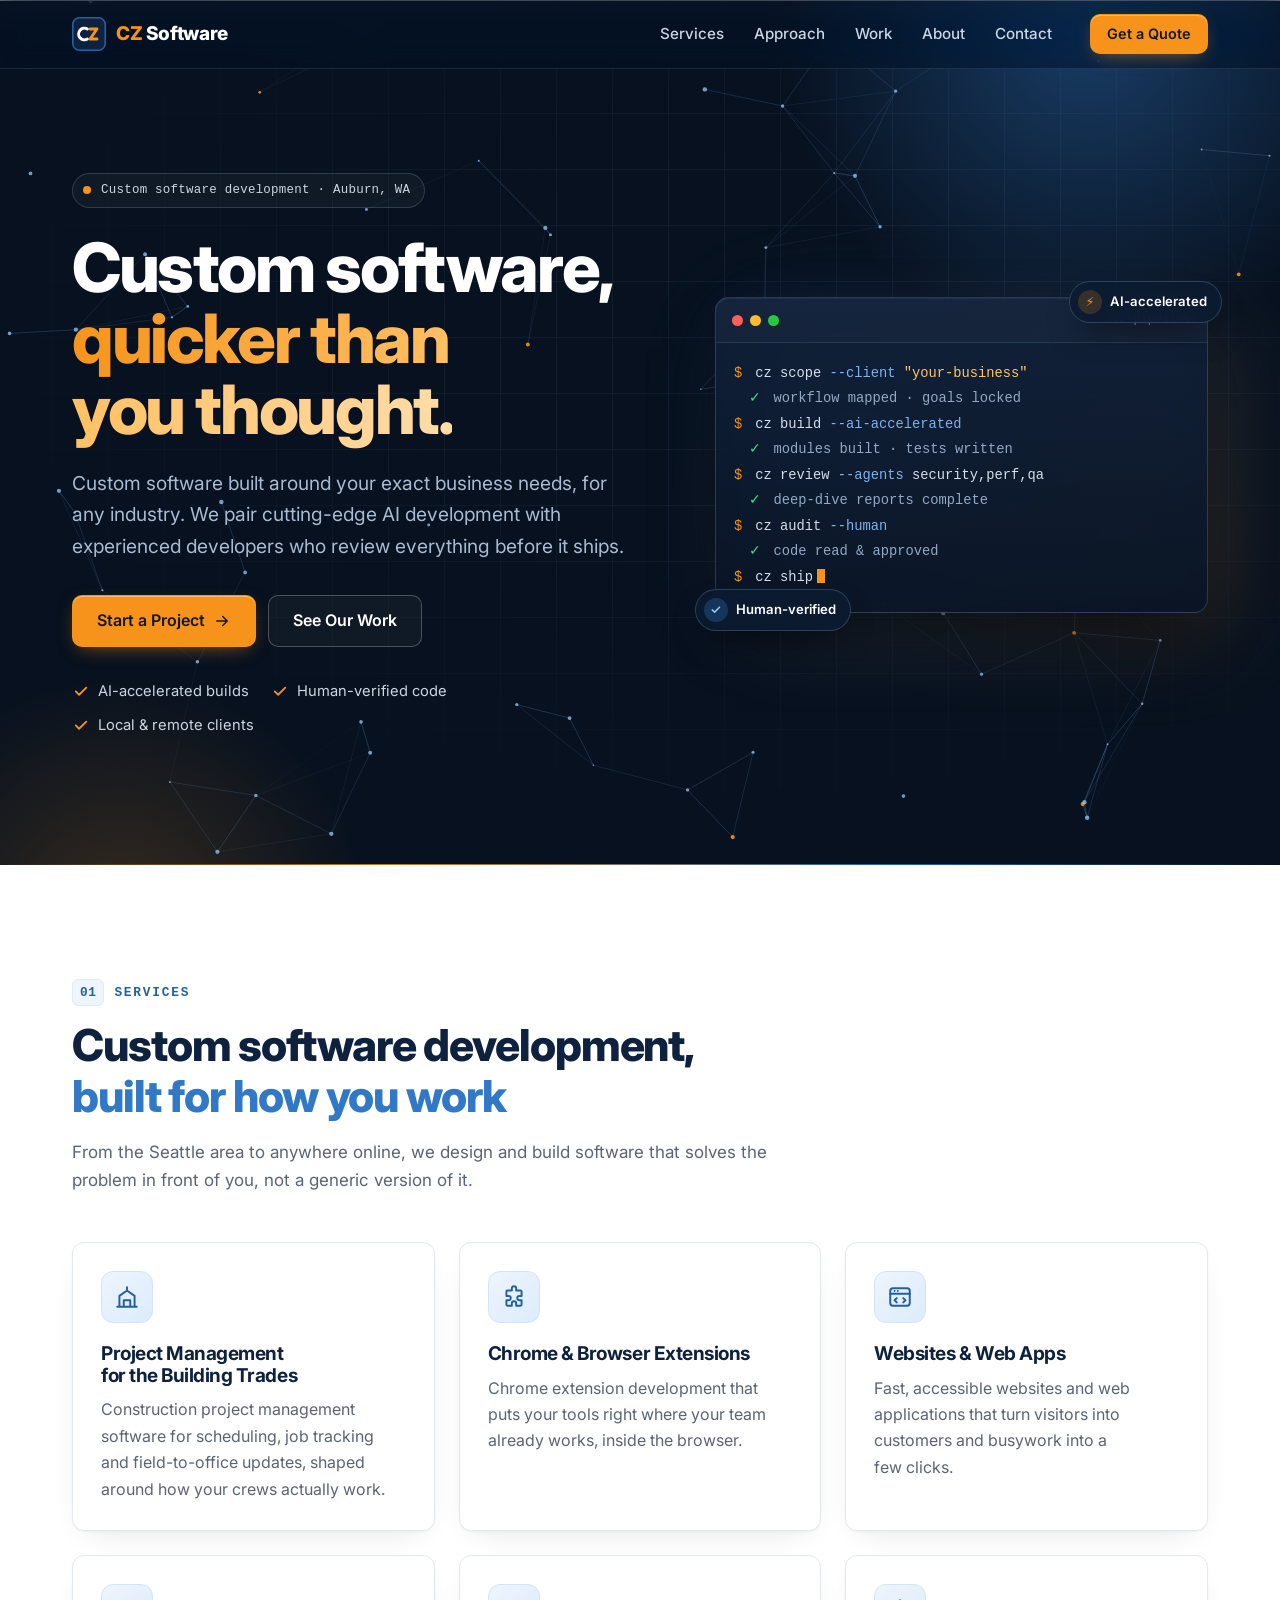
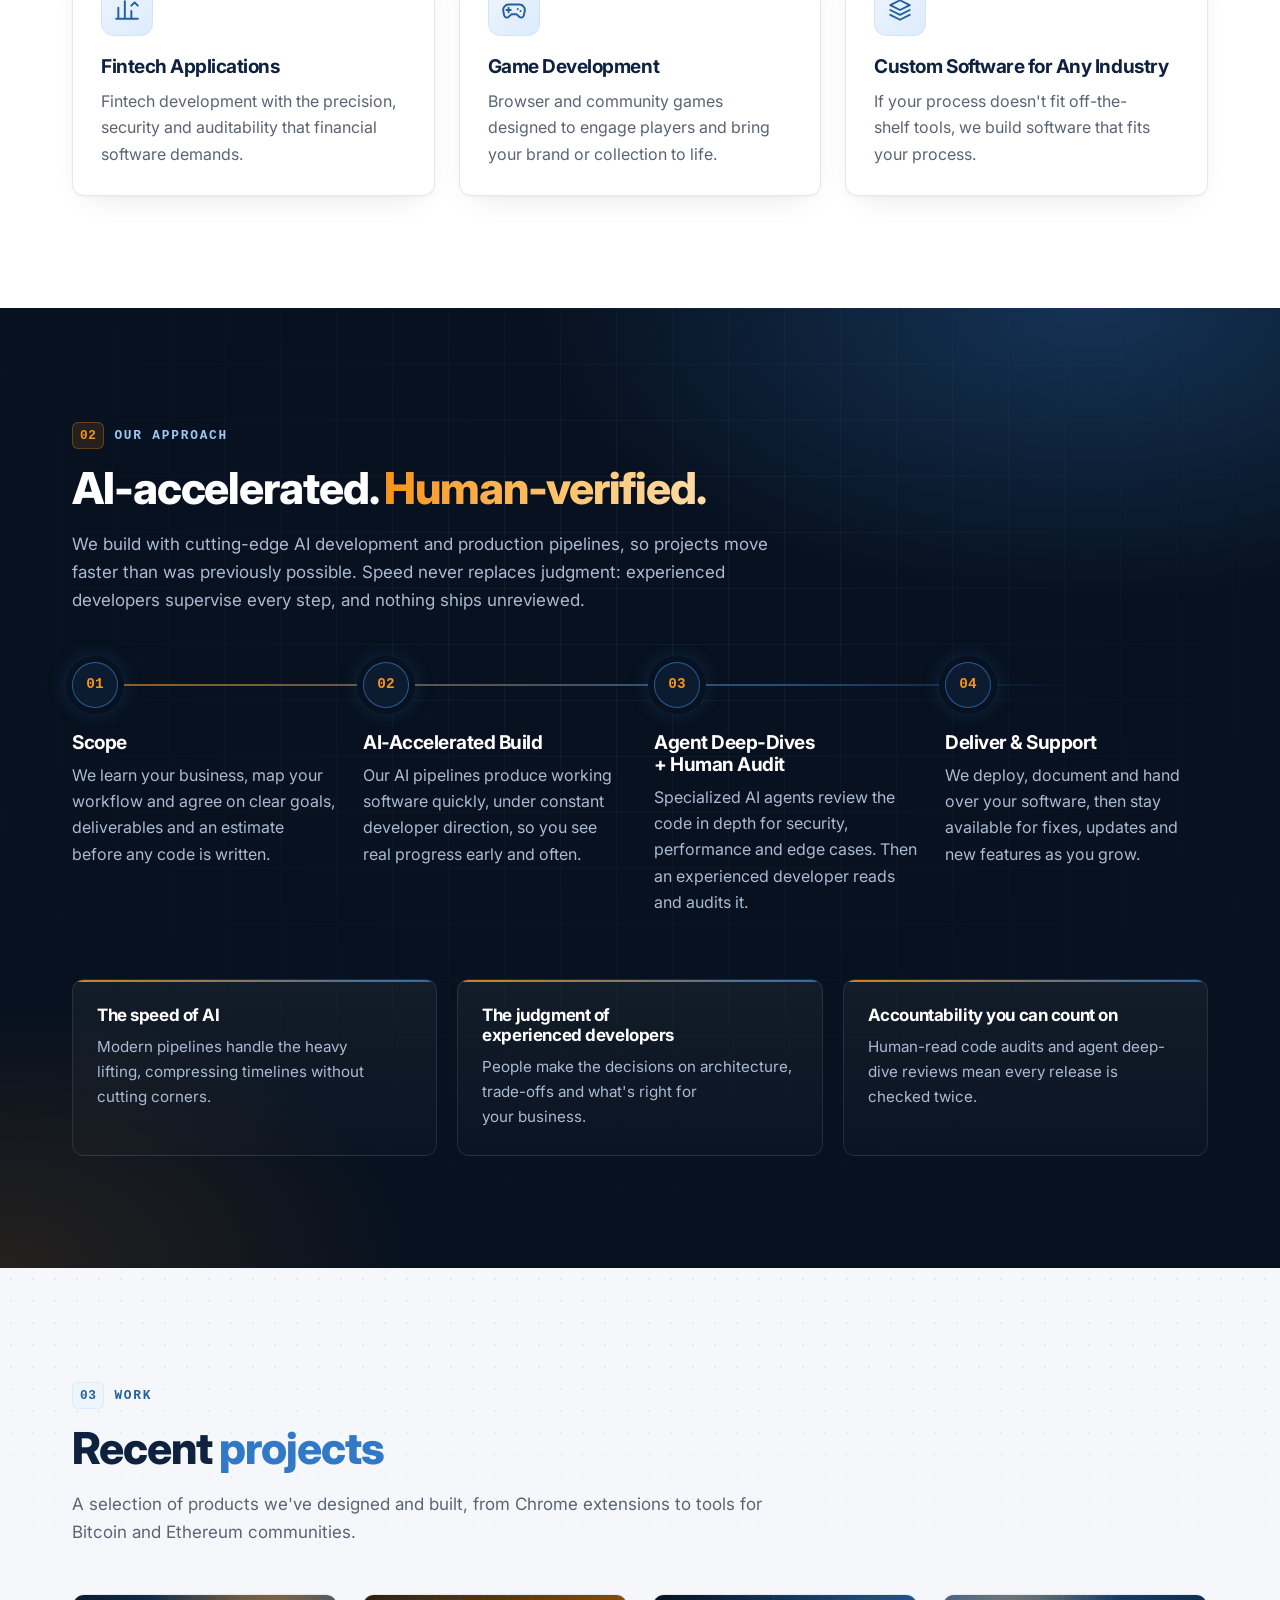
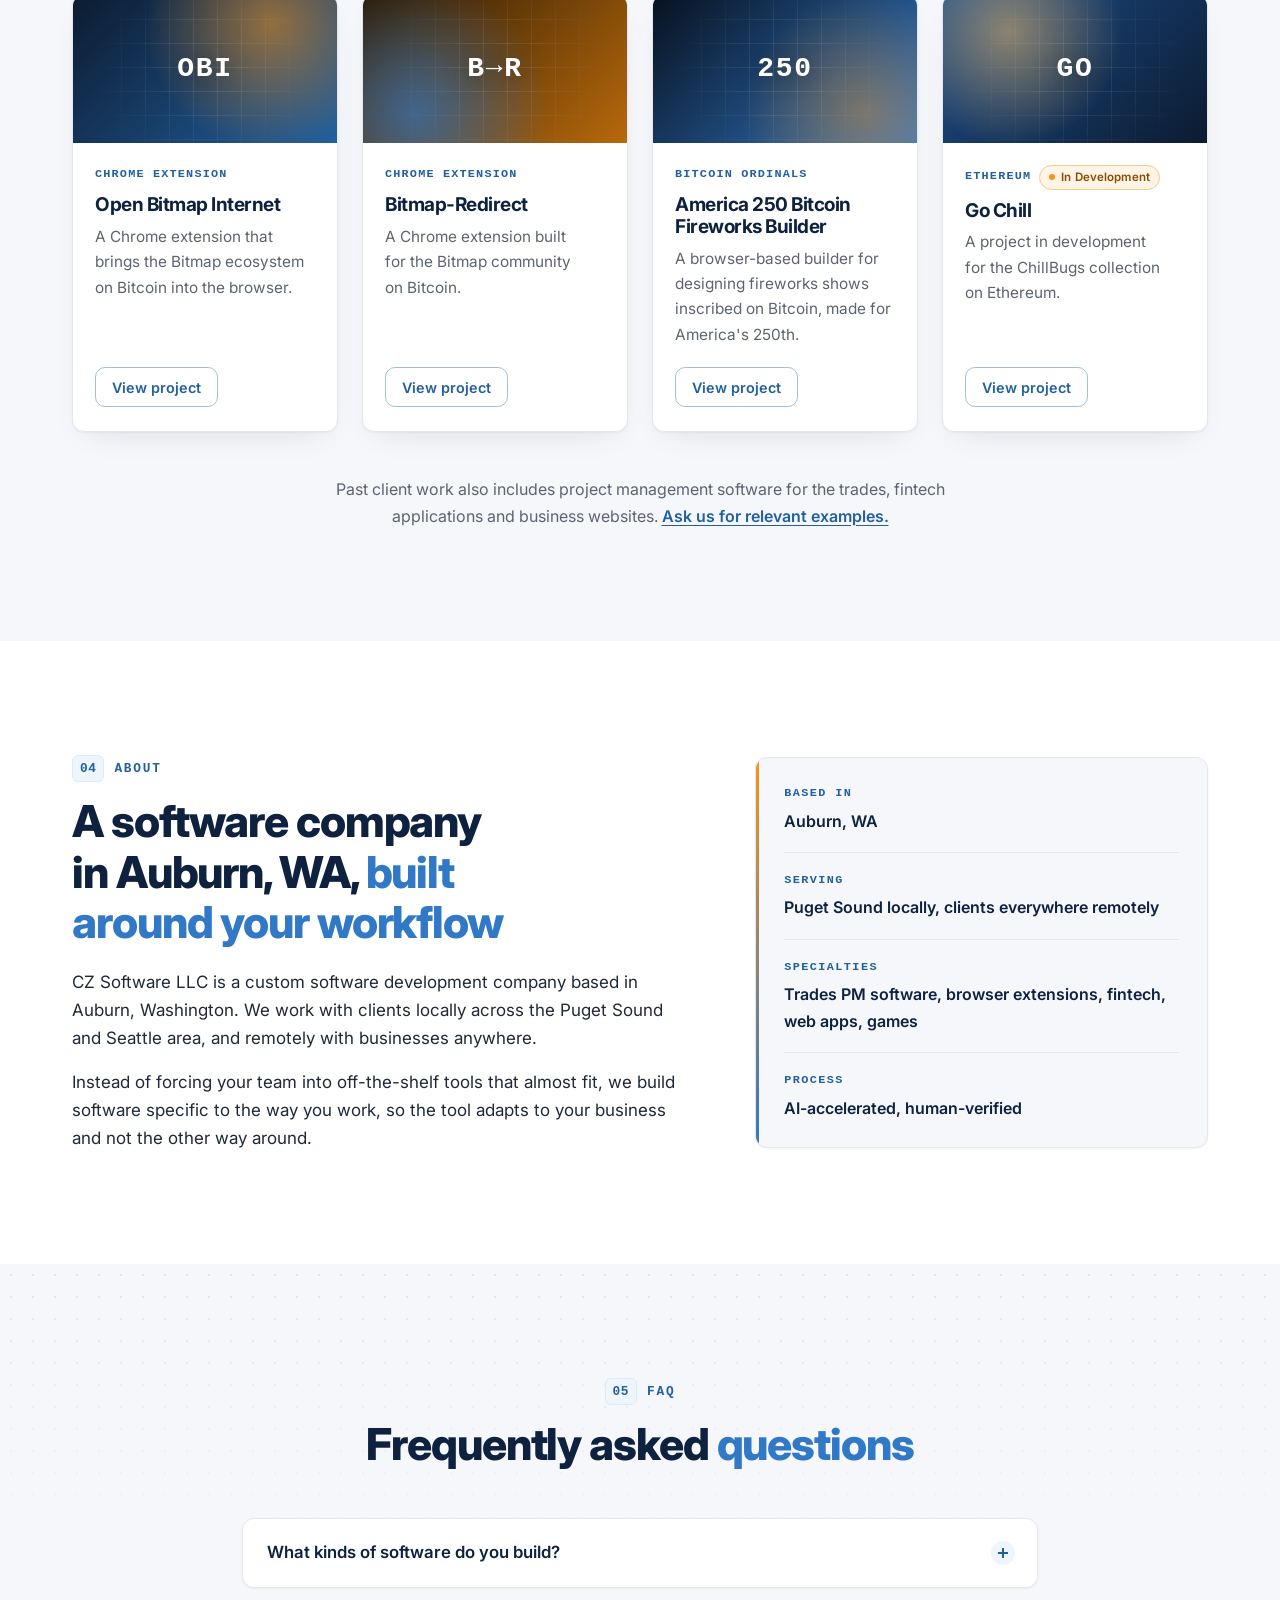
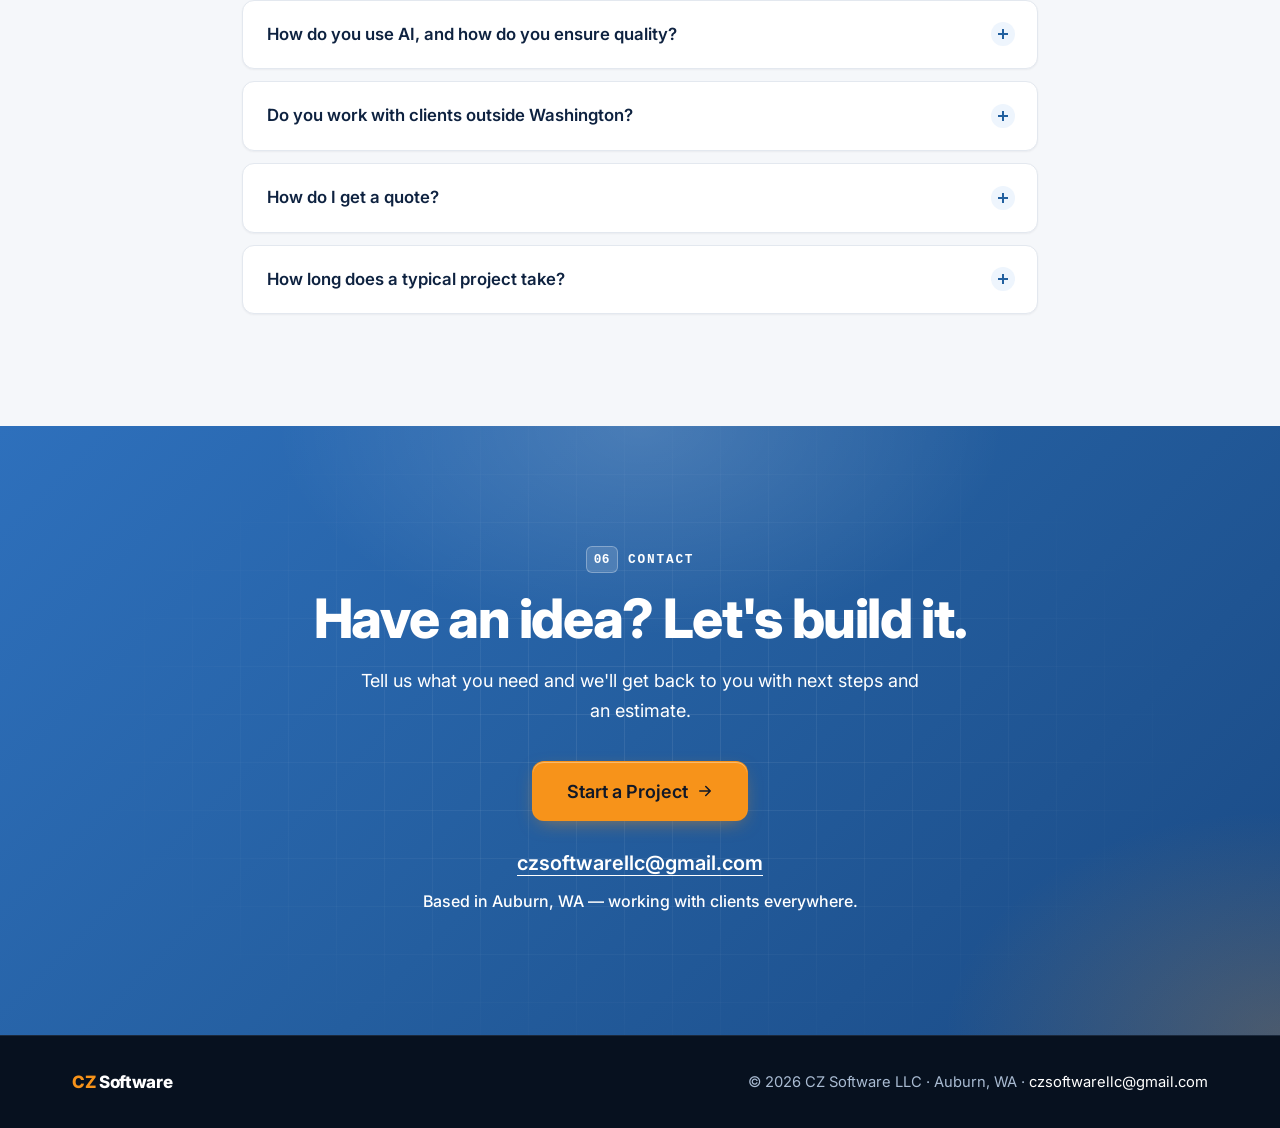
<file: index.html>
<!DOCTYPE html>
<html lang="en">
<head>
  <meta charset="utf-8">
  <meta name="viewport" content="width=device-width, initial-scale=1">
  <title>CZ Software LLC | Custom Software Development in Auburn, WA</title>
  <meta name="description" content="CZ Software LLC builds custom software in Auburn, WA: web apps, Chrome extensions, fintech and trades PM tools. AI-accelerated, human-verified development.">
  <meta name="theme-color" content="#07111F">
  <link rel="canonical" href="https://czsoftware.github.io/CZSoftware.com/">

  <!-- Open Graph -->
  <meta property="og:type" content="website">
  <meta property="og:site_name" content="CZ Software LLC">
  <meta property="og:title" content="CZ Software LLC | Custom Software Development in Auburn, WA">
  <meta property="og:description" content="Custom software, quicker than you thought. AI-accelerated, human-verified software development for any industry, based in Auburn, WA.">
  <meta property="og:url" content="https://czsoftware.github.io/CZSoftware.com/">
  <meta property="og:image" content="https://czsoftware.github.io/CZSoftware.com/og-image.png">
  <meta property="og:image:width" content="1200">
  <meta property="og:image:height" content="630">
  <meta property="og:image:alt" content="CZ Software LLC: Custom software, quicker than you thought.">
  <meta property="og:locale" content="en_US">

  <!-- Twitter -->
  <meta name="twitter:card" content="summary_large_image">
  <meta name="twitter:title" content="CZ Software LLC | Custom Software Development in Auburn, WA">
  <meta name="twitter:description" content="Custom software, quicker than you thought. AI-accelerated, human-verified software development for any industry.">
  <meta name="twitter:image" content="https://czsoftware.github.io/CZSoftware.com/og-image.png">
  <meta name="twitter:image:alt" content="CZ Software LLC: Custom software, quicker than you thought.">

  <link rel="icon" href="favicon.svg" type="image/svg+xml">
  <link rel="apple-touch-icon" href="apple-touch-icon.png">

  <link rel="preconnect" href="https://fonts.googleapis.com">
  <link rel="preconnect" href="https://fonts.gstatic.com" crossorigin>
  <link rel="stylesheet" href="https://fonts.googleapis.com/css2?family=Inter:wght@400;500;600;700;800&amp;display=swap">
  <link rel="stylesheet" href="styles.css">

  <script>document.documentElement.classList.add('js');</script>

  <script type="application/ld+json">
  {
    "@context": "https://schema.org",
    "@graph": [
      {
        "@type": "ProfessionalService",
        "@id": "https://czsoftware.github.io/CZSoftware.com/#business",
        "name": "CZ Software LLC",
        "url": "https://czsoftware.github.io/CZSoftware.com/",
        "email": "czsoftwarellc@gmail.com",
        "image": "https://czsoftware.github.io/CZSoftware.com/og-image.png",
        "logo": "https://czsoftware.github.io/CZSoftware.com/apple-touch-icon.png",
        "slogan": "Custom software, quicker than you thought.",
        "description": "Custom software development company in Auburn, WA building websites, web apps, Chrome extensions, fintech applications, games and construction project management software using AI-accelerated, human-verified development.",
        "address": {
          "@type": "PostalAddress",
          "addressLocality": "Auburn",
          "addressRegion": "WA",
          "postalCode": "98002",
          "addressCountry": "US"
        },
        "areaServed": [
          { "@type": "City", "name": "Auburn, WA" },
          { "@type": "State", "name": "Washington" },
          { "@type": "Country", "name": "United States" }
        ],
        "knowsAbout": [
          "Custom software development",
          "Construction project management software",
          "Chrome extension development",
          "Web application development",
          "Website development",
          "Fintech development",
          "Game development",
          "AI-assisted software development"
        ]
      },
      {
        "@type": "WebSite",
        "@id": "https://czsoftware.github.io/CZSoftware.com/#website",
        "url": "https://czsoftware.github.io/CZSoftware.com/",
        "name": "CZ Software LLC",
        "inLanguage": "en-US",
        "publisher": { "@id": "https://czsoftware.github.io/CZSoftware.com/#business" }
      },
      {
        "@type": "FAQPage",
        "@id": "https://czsoftware.github.io/CZSoftware.com/#faq",
        "mainEntity": [
          {
            "@type": "Question",
            "name": "What kinds of software do you build?",
            "acceptedAnswer": {
              "@type": "Answer",
              "text": "We build custom software for any industry, including construction project management software for the building trades, Chrome and browser extensions, websites and web apps, fintech applications and games. If your business runs on a process that off-the-shelf tools don't handle well, we can build software around it."
            }
          },
          {
            "@type": "Question",
            "name": "How do you use AI, and how do you ensure quality?",
            "acceptedAnswer": {
              "@type": "Answer",
              "text": "We use modern AI development and production pipelines to build faster than was previously possible, but people stay in control. Experienced developers supervise every step, specialized AI agents perform deep-dive reviews of the code, and a developer reads and audits the code before it ships. Nothing is delivered unreviewed."
            }
          },
          {
            "@type": "Question",
            "name": "Do you work with clients outside Washington?",
            "acceptedAnswer": {
              "@type": "Answer",
              "text": "Yes. We're based in Auburn, WA and work with clients locally across the Puget Sound and Seattle area, and remotely with clients anywhere."
            }
          },
          {
            "@type": "Question",
            "name": "How do I get a quote?",
            "acceptedAnswer": {
              "@type": "Answer",
              "text": "Email czsoftwarellc@gmail.com with a short description of your project, your goals and any deadlines. We'll follow up to talk through the details and provide an estimate."
            }
          },
          {
            "@type": "Question",
            "name": "How long does a typical project take?",
            "acceptedAnswer": {
              "@type": "Answer",
              "text": "It depends on scope. A focused tool or browser extension can move quickly, while larger platforms take longer. Contact us with your project details for a realistic timeline and estimate."
            }
          }
        ]
      }
    ]
  }
  </script>
</head>
<body>
  <a class="skip-link" href="#main">Skip to content</a>

  <header class="site-header" id="top">
    <div class="container header-inner">
      <a class="wordmark" href="#top" aria-label="CZ Software, back to top">
        <svg class="wordmark-mark" viewBox="0 0 64 64" aria-hidden="true" focusable="false">
          <rect width="64" height="64" rx="14" fill="#0E2240"/>
          <rect x="1.5" y="1.5" width="61" height="61" rx="12.5" fill="none" stroke="#3178C6" stroke-opacity=".7" stroke-width="3"/>
          <path d="M29 22.5a11 11 0 1 0 0 19" fill="none" stroke="#FFFFFF" stroke-width="5.5" stroke-linecap="round"/>
          <path d="M34 22.5h13L34 41.5h13" fill="none" stroke="#F7931A" stroke-width="5.5" stroke-linecap="round" stroke-linejoin="round"/>
        </svg>
        <span class="wordmark-text"><span class="wordmark-cz">CZ</span> Software</span>
      </a>

      <nav class="site-nav" id="site-nav" aria-label="Primary">
        <ul>
          <li><a href="#services">Services</a></li>
          <li><a href="#approach">Approach</a></li>
          <li><a href="#work">Work</a></li>
          <li><a href="#about">About</a></li>
          <li><a href="#contact">Contact</a></li>
          <li class="nav-cta-mobile"><a class="btn btn-primary" href="mailto:czsoftwarellc@gmail.com?subject=Project%20Inquiry%20-%20CZ%20Software">Get a Quote</a></li>
        </ul>
      </nav>

      <a class="btn btn-primary btn-sm header-cta" href="mailto:czsoftwarellc@gmail.com?subject=Project%20Inquiry%20-%20CZ%20Software">Get a Quote</a>

      <button class="nav-toggle" type="button" aria-expanded="false" aria-controls="site-nav" aria-label="Open menu">
        <span class="nav-toggle-bar" aria-hidden="true"></span>
      </button>
    </div>
  </header>

  <main id="main">
    <!-- Hero -->
    <section class="hero" aria-labelledby="hero-title">
      <div class="hero-bg" aria-hidden="true">
        <div class="hero-glow hero-glow--blue"></div>
        <div class="hero-glow hero-glow--orange"></div>
        <div class="hero-grid"></div>
        <canvas class="hero-canvas" id="hero-canvas"></canvas>
      </div>

      <div class="container hero-inner">
        <div class="hero-copy">
          <p class="hero-badge"><span class="pulse-dot" aria-hidden="true"></span>Custom software development · Auburn, WA</p>
          <h1 id="hero-title">Custom software, <span class="text-gradient">quicker than you thought.</span></h1>
          <p class="hero-lead">Custom software built around your exact business needs, for any industry. We pair cutting-edge AI development with experienced developers who review everything before it ships.</p>
          <div class="hero-actions">
            <a class="btn btn-primary btn-lg" href="mailto:czsoftwarellc@gmail.com?subject=Project%20Inquiry%20-%20CZ%20Software">
              Start a Project
              <svg class="btn-icon" viewBox="0 0 24 24" aria-hidden="true" focusable="false"><path d="M5 12h14M13 6l6 6-6 6" fill="none" stroke="currentColor" stroke-width="2" stroke-linecap="round" stroke-linejoin="round"/></svg>
            </a>
            <a class="btn btn-ghost btn-lg" href="#work">See Our Work</a>
          </div>
          <ul class="hero-points">
            <li><svg viewBox="0 0 24 24" aria-hidden="true" focusable="false"><path d="M5 12.5l4.5 4.5L19 7.5" fill="none" stroke="currentColor" stroke-width="2.4" stroke-linecap="round" stroke-linejoin="round"/></svg>AI-accelerated builds</li>
            <li><svg viewBox="0 0 24 24" aria-hidden="true" focusable="false"><path d="M5 12.5l4.5 4.5L19 7.5" fill="none" stroke="currentColor" stroke-width="2.4" stroke-linecap="round" stroke-linejoin="round"/></svg>Human-verified code</li>
            <li><svg viewBox="0 0 24 24" aria-hidden="true" focusable="false"><path d="M5 12.5l4.5 4.5L19 7.5" fill="none" stroke="currentColor" stroke-width="2.4" stroke-linecap="round" stroke-linejoin="round"/></svg>Local &amp; remote clients</li>
          </ul>
        </div>

        <div class="hero-visual" aria-hidden="true">
          <div class="terminal">
            <div class="terminal-bar">
              <span class="terminal-dot"></span><span class="terminal-dot"></span><span class="terminal-dot"></span>
              <span class="terminal-title">cz-pipeline</span>
            </div>
            <div class="terminal-body">
              <p class="t-line"><span class="t-prompt">$</span> cz scope <span class="t-flag">--client</span> <span class="t-str">"your-business"</span></p>
              <p class="t-line t-ok"><span class="t-check">✓</span> workflow mapped · goals locked</p>
              <p class="t-line"><span class="t-prompt">$</span> cz build <span class="t-flag">--ai-accelerated</span></p>
              <p class="t-line t-ok"><span class="t-check">✓</span> modules built · tests written</p>
              <p class="t-line"><span class="t-prompt">$</span> cz review <span class="t-flag">--agents</span> security,perf,qa</p>
              <p class="t-line t-ok"><span class="t-check">✓</span> deep-dive reports complete</p>
              <p class="t-line"><span class="t-prompt">$</span> cz audit <span class="t-flag">--human</span></p>
              <p class="t-line t-ok"><span class="t-check">✓</span> code read &amp; approved</p>
              <p class="t-line"><span class="t-prompt">$</span> cz ship<span class="t-cursor"></span></p>
            </div>
          </div>
          <div class="chip chip--top"><span class="chip-icon chip-icon--orange">⚡</span>AI-accelerated</div>
          <div class="chip chip--bottom"><span class="chip-icon chip-icon--blue">✓</span>Human-verified</div>
        </div>
      </div>
    </section>

    <!-- Services -->
    <section class="section" id="services" aria-labelledby="services-title">
      <div class="container">
        <header class="section-head reveal">
          <p class="eyebrow"><span class="eyebrow-num">01</span>Services</p>
          <h2 id="services-title">Custom software development, <span class="text-blue">built for how you work</span></h2>
          <p class="section-lead">From the Seattle area to anywhere online, we design and build software that solves the problem in front of you, not a generic version of it.</p>
        </header>

        <ul class="card-grid services-grid">
          <li class="card service-card reveal">
            <div class="icon-tile">
              <svg viewBox="0 0 24 24" aria-hidden="true" focusable="false"><path d="M3 21h18M5 21V11l7-5 7 5v10M9 21v-6h6v6M12 3v3" fill="none" stroke="currentColor" stroke-width="1.8" stroke-linecap="round" stroke-linejoin="round"/></svg>
            </div>
            <h3>Project Management for the Building Trades</h3>
            <p>Construction project management software for scheduling, job tracking and field-to-office updates, shaped around how your crews actually work.</p>
          </li>
          <li class="card service-card reveal">
            <div class="icon-tile">
              <svg viewBox="0 0 24 24" aria-hidden="true" focusable="false"><path d="M10 4a2 2 0 1 1 4 0v2h4a1 1 0 0 1 1 1v4h-2a2 2 0 1 0 0 4h2v4a1 1 0 0 1-1 1h-4v-2a2 2 0 1 0-4 0v2H6a1 1 0 0 1-1-1v-4h2a2 2 0 1 0 0-4H5V7a1 1 0 0 1 1-1h4z" fill="none" stroke="currentColor" stroke-width="1.8" stroke-linejoin="round"/></svg>
            </div>
            <h3>Chrome &amp; Browser Extensions</h3>
            <p>Chrome extension development that puts your tools right where your team already works, inside the browser.</p>
          </li>
          <li class="card service-card reveal">
            <div class="icon-tile">
              <svg viewBox="0 0 24 24" aria-hidden="true" focusable="false"><rect x="3" y="4" width="18" height="16" rx="2.5" fill="none" stroke="currentColor" stroke-width="1.8"/><path d="M3 9h18M7 6.5h.01M10 6.5h.01M9 13l-2 2 2 2M15 13l2 2-2 2" fill="none" stroke="currentColor" stroke-width="1.8" stroke-linecap="round" stroke-linejoin="round"/></svg>
            </div>
            <h3>Websites &amp; Web Apps</h3>
            <p>Fast, accessible websites and web applications that turn visitors into customers and busywork into a few clicks.</p>
          </li>
          <li class="card service-card reveal">
            <div class="icon-tile">
              <svg viewBox="0 0 24 24" aria-hidden="true" focusable="false"><path d="M4 20V10M10 20V4M16 20v-7M22 20H2M16 8l3-3 3 3" fill="none" stroke="currentColor" stroke-width="1.8" stroke-linecap="round" stroke-linejoin="round"/></svg>
            </div>
            <h3>Fintech Applications</h3>
            <p>Fintech development with the precision, security and auditability that financial software demands.</p>
          </li>
          <li class="card service-card reveal">
            <div class="icon-tile">
              <svg viewBox="0 0 24 24" aria-hidden="true" focusable="false"><path d="M7 7h10a5 5 0 0 1 4.9 6l-.8 4a2.5 2.5 0 0 1-4.3 1.2L14.5 16h-5l-2.3 2.2A2.5 2.5 0 0 1 2.9 17l-.8-4A5 5 0 0 1 7 7zM7 10v4M5 12h4M15.5 11h.01M18 13h.01" fill="none" stroke="currentColor" stroke-width="1.8" stroke-linecap="round" stroke-linejoin="round"/></svg>
            </div>
            <h3>Game Development</h3>
            <p>Browser and community games designed to engage players and bring your brand or collection to life.</p>
          </li>
          <li class="card service-card reveal">
            <div class="icon-tile">
              <svg viewBox="0 0 24 24" aria-hidden="true" focusable="false"><path d="M12 3l9 4.5-9 4.5-9-4.5L12 3zM3 12l9 4.5 9-4.5M3 16.5L12 21l9-4.5" fill="none" stroke="currentColor" stroke-width="1.8" stroke-linecap="round" stroke-linejoin="round"/></svg>
            </div>
            <h3>Custom Software for Any Industry</h3>
            <p>If your process doesn't fit off-the-shelf tools, we build software that fits your process.</p>
          </li>
        </ul>
      </div>
    </section>

    <!-- Approach -->
    <section class="section section--dark" id="approach" aria-labelledby="approach-title">
      <div class="dark-bg" aria-hidden="true"></div>
      <div class="container">
        <header class="section-head reveal">
          <p class="eyebrow eyebrow--light"><span class="eyebrow-num">02</span>Our Approach</p>
          <h2 id="approach-title">AI-accelerated. <span class="text-gradient">Human-verified.</span></h2>
          <p class="section-lead">We build with cutting-edge AI development and production pipelines, so projects move faster than was previously possible. Speed never replaces judgment: experienced developers supervise every step, and nothing ships unreviewed.</p>
        </header>

        <ol class="process">
          <li class="process-step reveal">
            <span class="process-num">01</span>
            <h3>Scope</h3>
            <p>We learn your business, map your workflow and agree on clear goals, deliverables and an estimate before any code is written.</p>
          </li>
          <li class="process-step reveal">
            <span class="process-num">02</span>
            <h3>AI-Accelerated Build</h3>
            <p>Our AI pipelines produce working software quickly, under constant developer direction, so you see real progress early and often.</p>
          </li>
          <li class="process-step reveal">
            <span class="process-num">03</span>
            <h3>Agent Deep-Dives + Human Audit</h3>
            <p>Specialized AI agents review the code in depth for security, performance and edge cases. Then an experienced developer reads and audits it.</p>
          </li>
          <li class="process-step reveal">
            <span class="process-num">04</span>
            <h3>Deliver &amp; Support</h3>
            <p>We deploy, document and hand over your software, then stay available for fixes, updates and new features as you grow.</p>
          </li>
        </ol>

        <div class="pillars">
          <div class="pillar reveal">
            <h3>The speed of AI</h3>
            <p>Modern pipelines handle the heavy lifting, compressing timelines without cutting corners.</p>
          </div>
          <div class="pillar reveal">
            <h3>The judgment of experienced developers</h3>
            <p>People make the decisions on architecture, trade-offs and what's right for your business.</p>
          </div>
          <div class="pillar reveal">
            <h3>Accountability you can count on</h3>
            <p>Human-read code audits and agent deep-dive reviews mean every release is checked twice.</p>
          </div>
        </div>
      </div>
    </section>

    <!-- Work -->
    <section class="section section--alt" id="work" aria-labelledby="work-title">
      <div class="container">
        <header class="section-head reveal">
          <p class="eyebrow"><span class="eyebrow-num">03</span>Work</p>
          <h2 id="work-title">Recent <span class="text-blue">projects</span></h2>
          <p class="section-lead">A selection of products we've designed and built, from Chrome extensions to tools for Bitcoin and Ethereum communities.</p>
        </header>

        <ul class="card-grid work-grid">
          <li class="card work-card reveal">
            <div class="work-art work-art--a" aria-hidden="true"><span>OBI</span></div>
            <div class="work-body">
              <p class="work-tag">Chrome Extension</p>
              <h3>Open Bitmap Internet</h3>
              <p>A Chrome extension that brings the Bitmap ecosystem on Bitcoin into the browser.</p>
              <a class="btn btn-outline btn-sm" href="https://chromewebstore.google.com/detail/open-bitmap-internet/ibfoclpgddecpjompmpbdjgbaijnodfj" target="_blank" rel="noopener">View project<span class="visually-hidden">: Open Bitmap Internet on the Chrome Web Store</span><span class="visually-hidden"> (opens in new tab)</span></a>
            </div>
          </li>
          <li class="card work-card reveal">
            <div class="work-art work-art--b" aria-hidden="true"><span>B→R</span></div>
            <div class="work-body">
              <p class="work-tag">Chrome Extension</p>
              <h3>Bitmap-Redirect</h3>
              <p>A Chrome extension built for the Bitmap community on Bitcoin.</p>
              <a class="btn btn-outline btn-sm" href="https://chromewebstore.google.com/detail/bitmap-re-direct/doomnfdndgklokincmjcdagohbgkapfm" target="_blank" rel="noopener">View project<span class="visually-hidden">: Bitmap-Redirect on the Chrome Web Store</span><span class="visually-hidden"> (opens in new tab)</span></a>
            </div>
          </li>
          <li class="card work-card reveal">
            <div class="work-art work-art--c" aria-hidden="true"><span>250</span></div>
            <div class="work-body">
              <p class="work-tag">Bitcoin Ordinals</p>
              <h3>America 250 Bitcoin Fireworks Builder</h3>
              <p>A browser-based builder for designing fireworks shows inscribed on Bitcoin, made for America's 250th.</p>
              <a class="btn btn-outline btn-sm" href="https://zmakin.github.io/7_4_250/" target="_blank" rel="noopener">View project<span class="visually-hidden">: America 250 Bitcoin Fireworks Builder</span><span class="visually-hidden"> (opens in new tab)</span></a>
            </div>
          </li>
          <li class="card work-card reveal">
            <div class="work-art work-art--d" aria-hidden="true"><span>GO</span></div>
            <div class="work-body">
              <p class="work-tag">Ethereum <span class="badge">In Development</span></p>
              <h3>Go Chill</h3>
              <p>A project in development for the ChillBugs collection on Ethereum.</p>
              <a class="btn btn-outline btn-sm" href="http://chillbugs.com/" target="_blank" rel="noopener">View project<span class="visually-hidden">: Go Chill at chillbugs.com</span><span class="visually-hidden"> (opens in new tab)</span></a>
            </div>
          </li>
        </ul>

        <p class="work-note reveal">Past client work also includes project management software for the trades, fintech applications and business websites. <a href="mailto:czsoftwarellc@gmail.com?subject=Project%20Inquiry%20-%20CZ%20Software">Ask us for relevant examples.</a></p>
      </div>
    </section>

    <!-- About -->
    <section class="section" id="about" aria-labelledby="about-title">
      <div class="container about-grid">
        <div class="about-copy reveal">
          <p class="eyebrow"><span class="eyebrow-num">04</span>About</p>
          <h2 id="about-title">A software company in Auburn, WA, <span class="text-blue">built around your workflow</span></h2>
          <p>CZ Software LLC is a custom software development company based in Auburn, Washington. We work with clients locally across the Puget Sound and Seattle area, and remotely with businesses anywhere.</p>
          <p>Instead of forcing your team into off-the-shelf tools that almost fit, we build software specific to the way you work, so the tool adapts to your business and not the other way around.</p>
        </div>
        <dl class="facts reveal">
          <div class="fact">
            <dt>Based in</dt>
            <dd>Auburn, WA</dd>
          </div>
          <div class="fact">
            <dt>Serving</dt>
            <dd>Puget Sound locally, clients everywhere remotely</dd>
          </div>
          <div class="fact">
            <dt>Specialties</dt>
            <dd>Trades PM software, browser extensions, fintech, web apps, games</dd>
          </div>
          <div class="fact">
            <dt>Process</dt>
            <dd>AI-accelerated, human-verified</dd>
          </div>
        </dl>
      </div>
    </section>

    <!-- FAQ -->
    <section class="section section--alt" id="faq" aria-labelledby="faq-title">
      <div class="container container--narrow">
        <header class="section-head section-head--center reveal">
          <p class="eyebrow"><span class="eyebrow-num">05</span>FAQ</p>
          <h2 id="faq-title">Frequently asked <span class="text-blue">questions</span></h2>
        </header>

        <div class="faq-list">
          <details class="faq-item reveal">
            <summary>What kinds of software do you build?</summary>
            <div class="faq-answer">
              <p>We build custom software for any industry, including construction project management software for the building trades, Chrome and browser extensions, websites and web apps, fintech applications and games. If your business runs on a process that off-the-shelf tools don't handle well, we can build software around it.</p>
            </div>
          </details>
          <details class="faq-item reveal">
            <summary>How do you use AI, and how do you ensure quality?</summary>
            <div class="faq-answer">
              <p>We use modern AI development and production pipelines to build faster than was previously possible, but people stay in control. Experienced developers supervise every step, specialized AI agents perform deep-dive reviews of the code, and a developer reads and audits the code before it ships. Nothing is delivered unreviewed.</p>
            </div>
          </details>
          <details class="faq-item reveal">
            <summary>Do you work with clients outside Washington?</summary>
            <div class="faq-answer">
              <p>Yes. We're based in Auburn, WA and work with clients locally across the Puget Sound and Seattle area, and remotely with clients anywhere.</p>
            </div>
          </details>
          <details class="faq-item reveal">
            <summary>How do I get a quote?</summary>
            <div class="faq-answer">
              <p>Email <a href="mailto:czsoftwarellc@gmail.com?subject=Project%20Inquiry%20-%20CZ%20Software">czsoftwarellc@gmail.com</a> with a short description of your project, your goals and any deadlines. We'll follow up to talk through the details and provide an estimate.</p>
            </div>
          </details>
          <details class="faq-item reveal">
            <summary>How long does a typical project take?</summary>
            <div class="faq-answer">
              <p>It depends on scope. A focused tool or browser extension can move quickly, while larger platforms take longer. Contact us with your project details for a realistic timeline and estimate.</p>
            </div>
          </details>
        </div>
      </div>
    </section>

    <!-- Contact -->
    <section class="contact" id="contact" aria-labelledby="contact-title">
      <div class="contact-bg" aria-hidden="true"></div>
      <div class="container contact-inner reveal">
        <p class="eyebrow eyebrow--light"><span class="eyebrow-num">06</span>Contact</p>
        <h2 id="contact-title">Have an idea? Let's build it.</h2>
        <p class="contact-lead">Tell us what you need and we'll get back to you with next steps and an estimate.</p>
        <a class="btn btn-primary btn-xl" href="mailto:czsoftwarellc@gmail.com?subject=Project%20Inquiry%20-%20CZ%20Software">
          Start a Project
          <svg class="btn-icon" viewBox="0 0 24 24" aria-hidden="true" focusable="false"><path d="M5 12h14M13 6l6 6-6 6" fill="none" stroke="currentColor" stroke-width="2" stroke-linecap="round" stroke-linejoin="round"/></svg>
        </a>
        <p class="contact-email"><a href="mailto:czsoftwarellc@gmail.com?subject=Project%20Inquiry%20-%20CZ%20Software">czsoftwarellc@gmail.com</a></p>
        <p class="contact-location">Based in Auburn, WA — working with clients everywhere.</p>
      </div>
    </section>
  </main>

  <footer class="site-footer">
    <div class="container footer-inner">
      <a class="wordmark wordmark--footer" href="#top" aria-label="CZ Software, back to top">
        <span class="wordmark-text"><span class="wordmark-cz">CZ</span> Software</span>
      </a>
      <p class="footer-meta">© <span id="year">2026</span> CZ Software LLC <span aria-hidden="true">·</span> Auburn, WA <span aria-hidden="true">·</span> <a href="mailto:czsoftwarellc@gmail.com">czsoftwarellc@gmail.com</a></p>
    </div>
  </footer>

  <script src="script.js" defer></script>
</body>
</html>
</file>
<file: styles.css>
/* ==========================================================================
   CZ Software LLC — styles
   ========================================================================== */

:root {
  /* Brand */
  --orange: #F7931A;
  --orange-hover: #FFA53D;
  --orange-soft: #FFC46B;
  --blue: #3178C6;
  --blue-ink: #22609F;      /* AA-safe blue for small text on white */
  --blue-tint: #EEF5FD;
  --blue-tint-2: #DCEBFB;

  /* Neutrals */
  --heading: #0E2240;
  --ink: #1F2937;
  --muted: #5B6472;
  --line: #E3E8EF;
  --bg: #FFFFFF;
  --bg-alt: #F5F7FA;

  /* Night (dark tech surfaces) */
  --night: #07111F;
  --night-2: #0C1B30;
  --night-line: rgba(148, 180, 230, 0.14);
  --night-text: #CBD5E1;
  --night-muted: #A9BBD2;

  --focus: var(--blue-ink);

  --radius: 12px;
  --radius-sm: 8px;
  --header-h: 68px;
  --shadow-sm: 0 1px 2px rgba(16, 24, 40, 0.05);
  --shadow: 0 1px 2px rgba(16, 24, 40, 0.04), 0 12px 32px -16px rgba(16, 24, 40, 0.14);
  --shadow-lg: 0 2px 4px rgba(16, 24, 40, 0.04), 0 24px 48px -20px rgba(14, 34, 64, 0.28);

  --font: "Inter", system-ui, -apple-system, "Segoe UI", Roboto, "Helvetica Neue", Arial, sans-serif;
  --mono: ui-monospace, "SFMono-Regular", "Cascadia Code", Consolas, "Liberation Mono", Menlo, monospace;
}

/* ---------- Reset / base ---------- */
*, *::before, *::after { box-sizing: border-box; }

html {
  -webkit-text-size-adjust: 100%;
  text-size-adjust: 100%;
}

@media (prefers-reduced-motion: no-preference) {
  html { scroll-behavior: smooth; }
}

body {
  margin: 0;
  font-family: var(--font);
  font-size: 1rem;
  line-height: 1.65;
  color: var(--ink);
  background: var(--bg);
  overflow-x: clip;
  -webkit-font-smoothing: antialiased;
  -moz-osx-font-smoothing: grayscale;
  text-rendering: optimizeLegibility;
}

h1, h2, h3, p, ul, ol, dl, dd, figure { margin: 0; }
ul, ol { padding: 0; list-style: none; }
img, svg, canvas { display: block; max-width: 100%; }
a { color: inherit; }
button { font: inherit; }

h1, h2, h3 {
  color: var(--heading);
  line-height: 1.15;
  letter-spacing: -0.025em;
  text-wrap: balance;
}

p { text-wrap: pretty; }

:focus-visible {
  outline: 3px solid var(--focus);
  outline-offset: 3px;
  border-radius: 4px;
}

.site-header, .hero, .section--dark, .site-footer { --focus: #FFB547; }
.contact { --focus: #FFFFFF; }

section[id] { scroll-margin-top: var(--header-h); }

.visually-hidden {
  position: absolute !important;
  width: 1px; height: 1px;
  padding: 0; margin: -1px;
  overflow: hidden;
  clip: rect(0 0 0 0);
  white-space: nowrap;
  border: 0;
}

.skip-link {
  position: absolute;
  top: 8px; left: 8px;
  z-index: 100;
  padding: 10px 16px;
  background: var(--orange);
  color: #111827;
  font-weight: 600;
  border-radius: var(--radius-sm);
  text-decoration: none;
  transform: translateY(-150%);
  transition: transform 0.2s ease;
}
.skip-link:focus { transform: translateY(0); }

.container {
  width: 100%;
  max-width: 1200px;
  margin-inline: auto;
  padding-inline: 16px;
}
.container--narrow { max-width: 860px; }

@media (min-width: 640px) { .container { padding-inline: 24px; } }
@media (min-width: 1024px) { .container { padding-inline: 32px; } }

/* ---------- Buttons ---------- */
.btn {
  display: inline-flex;
  align-items: center;
  justify-content: center;
  gap: 0.5rem;
  min-height: 44px;
  padding: 0.7rem 1.25rem;
  border: 1px solid transparent;
  border-radius: 10px;
  font-weight: 600;
  font-size: 0.975rem;
  line-height: 1.2;
  text-decoration: none;
  white-space: nowrap;
  cursor: pointer;
  transition: background-color 0.2s ease, color 0.2s ease, border-color 0.2s ease,
              box-shadow 0.25s ease, transform 0.2s ease;
}
.btn-icon { width: 18px; height: 18px; transition: transform 0.2s ease; }
.btn:hover .btn-icon { transform: translateX(3px); }

.btn-primary {
  background: var(--orange);
  color: #111827;
  box-shadow: 0 6px 20px -8px rgba(247, 147, 26, 0.65), inset 0 1px 0 rgba(255, 255, 255, 0.35);
}
.btn-primary:hover {
  background: var(--orange-hover);
  box-shadow: 0 10px 30px -8px rgba(247, 147, 26, 0.75), inset 0 1px 0 rgba(255, 255, 255, 0.35);
  transform: translateY(-1px);
}

.btn-ghost {
  background: rgba(255, 255, 255, 0.04);
  border-color: rgba(255, 255, 255, 0.24);
  color: #FFFFFF;
}
.btn-ghost:hover {
  background: rgba(255, 255, 255, 0.1);
  border-color: rgba(255, 255, 255, 0.55);
}

.btn-outline {
  background: transparent;
  border-color: rgba(34, 96, 159, 0.4);
  color: var(--blue-ink);
}
.btn-outline:hover {
  background: var(--blue-ink);
  border-color: var(--blue-ink);
  color: #FFFFFF;
}

.btn-sm { min-height: 40px; padding: 0.55rem 1rem; font-size: 0.9rem; }
.btn-lg { min-height: 52px; padding: 0.85rem 1.5rem; font-size: 1rem; }
.btn-xl { min-height: 60px; padding: 1.05rem 2.1rem; font-size: 1.125rem; border-radius: 12px; }

/* ---------- Header ---------- */
.site-header {
  position: sticky;
  top: 0;
  z-index: 50;
  background: rgba(7, 17, 31, 0.55);
  -webkit-backdrop-filter: saturate(160%) blur(14px);
  backdrop-filter: saturate(160%) blur(14px);
  border-bottom: 1px solid var(--night-line);
  transition: background-color 0.25s ease, box-shadow 0.25s ease;
}
.site-header.is-scrolled {
  background: rgba(7, 17, 31, 0.94);
  box-shadow: 0 10px 30px -18px rgba(0, 0, 0, 0.6);
}

.header-inner {
  display: flex;
  align-items: center;
  gap: 12px;
  height: var(--header-h);
}

.wordmark {
  display: inline-flex;
  align-items: center;
  gap: 10px;
  color: #FFFFFF;
  text-decoration: none;
  font-weight: 800;
  font-size: 1.1875rem;
  letter-spacing: -0.02em;
  border-radius: 8px;
}
.wordmark-mark { width: 34px; height: 34px; flex: none; }
.wordmark-cz { color: var(--orange); }

.header-cta { display: none; margin-left: auto; }
@media (min-width: 480px) { .header-cta { display: inline-flex; } }

.nav-toggle {
  display: inline-flex;
  align-items: center;
  justify-content: center;
  width: 44px; height: 44px;
  margin-left: auto;
  padding: 0;
  background: transparent;
  border: 1px solid rgba(255, 255, 255, 0.18);
  border-radius: 10px;
  color: #FFFFFF;
  cursor: pointer;
}
@media (min-width: 480px) { .nav-toggle { margin-left: 4px; } }

.nav-toggle-bar,
.nav-toggle-bar::before,
.nav-toggle-bar::after {
  display: block;
  width: 18px; height: 2px;
  background: currentColor;
  border-radius: 2px;
  transition: transform 0.25s ease, background-color 0.2s ease;
}
.nav-toggle-bar { position: relative; }
.nav-toggle-bar::before, .nav-toggle-bar::after { content: ""; position: absolute; left: 0; }
.nav-toggle-bar::before { top: -6px; }
.nav-toggle-bar::after { top: 6px; }
.nav-toggle[aria-expanded="true"] .nav-toggle-bar { background: transparent; }
.nav-toggle[aria-expanded="true"] .nav-toggle-bar::before { transform: translateY(6px) rotate(45deg); }
.nav-toggle[aria-expanded="true"] .nav-toggle-bar::after { transform: translateY(-6px) rotate(-45deg); }

/* Mobile nav panel */
.site-nav {
  display: none;
  position: absolute;
  top: 100%;
  left: 0; right: 0;
  padding: 8px 16px 20px;
  background: var(--night);
  border-bottom: 1px solid var(--night-line);
  box-shadow: 0 24px 40px -20px rgba(0, 0, 0, 0.7);
}
.site-nav.is-open { display: block; }
.site-nav ul { display: flex; flex-direction: column; gap: 2px; }
.site-nav a:not(.btn) {
  position: relative;
  display: block;
  padding: 12px 12px;
  color: var(--night-text);
  font-weight: 500;
  font-size: 1.0625rem;
  text-decoration: none;
  border-radius: var(--radius-sm);
  transition: color 0.2s ease, background-color 0.2s ease;
}
.site-nav a:not(.btn):hover { color: #FFFFFF; background: rgba(255, 255, 255, 0.06); }
.site-nav a.is-active { color: #FFFFFF; }
.nav-cta-mobile { margin-top: 10px; }
.nav-cta-mobile .btn { width: 100%; }

@media (min-width: 900px) {
  .nav-toggle, .nav-cta-mobile { display: none; }
  .site-nav {
    display: block;
    position: static;
    margin-left: auto;
    padding: 0;
    background: none;
    border: 0;
    box-shadow: none;
  }
  .site-nav ul { flex-direction: row; gap: 2px; }
  .site-nav a:not(.btn) { padding: 8px 14px; font-size: 0.95rem; }
  .site-nav a:not(.btn)::after {
    content: "";
    position: absolute;
    left: 14px; right: 14px; bottom: 2px;
    height: 2px;
    border-radius: 2px;
    background: var(--orange);
    transform: scaleX(0);
    transition: transform 0.25s ease;
  }
  .site-nav a.is-active::after { transform: scaleX(1); }
  .header-cta { margin-left: 12px; }
}

/* ---------- Hero ---------- */
.hero {
  position: relative;
  isolation: isolate;
  overflow: hidden;
  background: var(--night);
  color: var(--night-text);
  /* Slide under the translucent sticky header so it reads as glass over the hero. */
  margin-top: calc(-1 * var(--header-h));
  padding: calc(64px + var(--header-h)) 0 88px;
}
.hero::after {
  content: "";
  position: absolute;
  left: 0; right: 0; bottom: 0;
  height: 1px;
  background: linear-gradient(90deg, transparent, var(--orange) 30%, var(--blue) 70%, transparent);
  opacity: 0.8;
}

.hero-bg { position: absolute; inset: 0; z-index: -1; }
.hero-glow { position: absolute; border-radius: 50%; pointer-events: none; }
.hero-glow--blue {
  width: 900px; height: 900px;
  top: -420px; right: -260px;
  background: radial-gradient(closest-side, rgba(49, 120, 198, 0.42), rgba(49, 120, 198, 0) 70%);
}
.hero-glow--orange {
  width: 720px; height: 720px;
  bottom: -420px; left: -240px;
  background: radial-gradient(closest-side, rgba(247, 147, 26, 0.2), rgba(247, 147, 26, 0) 70%);
}
.hero-grid {
  position: absolute;
  inset: 0;
  background-image:
    linear-gradient(rgba(148, 180, 230, 0.07) 1px, transparent 1px),
    linear-gradient(90deg, rgba(148, 180, 230, 0.07) 1px, transparent 1px);
  background-size: 56px 56px;
  background-position: center top;
  -webkit-mask-image: radial-gradient(ellipse 80% 70% at 60% 40%, #000 30%, transparent 85%);
  mask-image: radial-gradient(ellipse 80% 70% at 60% 40%, #000 30%, transparent 85%);
}
.hero-canvas { position: absolute; inset: 0; width: 100%; height: 100%; }

.hero-inner {
  display: grid;
  gap: 56px;
  align-items: center;
}

.hero-badge {
  display: inline-flex;
  align-items: center;
  gap: 10px;
  padding: 6px 14px 6px 10px;
  margin-bottom: 24px;
  border: 1px solid rgba(148, 180, 230, 0.22);
  border-radius: 999px;
  background: rgba(255, 255, 255, 0.04);
  font-family: var(--mono);
  font-size: 0.78rem;
  letter-spacing: 0.02em;
  color: var(--night-text);
}
.pulse-dot {
  position: relative;
  width: 8px; height: 8px;
  border-radius: 50%;
  background: var(--orange);
  flex: none;
}
.pulse-dot::after {
  content: "";
  position: absolute;
  inset: -4px;
  border-radius: 50%;
  border: 2px solid var(--orange);
  opacity: 0;
  animation: pulse 2.2s ease-out infinite;
}

.hero h1 {
  color: #FFFFFF;
  font-size: clamp(2.35rem, 1.4rem + 4.6vw, 4.25rem);
  font-weight: 800;
  line-height: 1.05;
  letter-spacing: -0.035em;
}

.text-gradient {
  color: var(--orange);
  background: linear-gradient(92deg, var(--orange) 0%, var(--orange-soft) 55%, #FFDCA8 100%);
  -webkit-background-clip: text;
  background-clip: text;
  -webkit-text-fill-color: transparent;
}
.text-blue { color: var(--blue); }

.hero-lead {
  max-width: 560px;
  margin-top: 22px;
  font-size: clamp(1.0625rem, 1rem + 0.35vw, 1.2rem);
  color: var(--night-muted);
}

.hero-actions {
  display: flex;
  flex-wrap: wrap;
  gap: 12px;
  margin-top: 32px;
}

.hero-points {
  display: flex;
  flex-wrap: wrap;
  gap: 10px 22px;
  margin-top: 32px;
  font-size: 0.92rem;
  color: var(--night-text);
}
.hero-points li { display: inline-flex; align-items: center; gap: 8px; }
.hero-points svg { width: 18px; height: 18px; color: var(--orange); }

/* Terminal visual */
.hero-visual {
  position: relative;
  max-width: 520px;
  width: 100%;
  margin-inline: auto;
}
.hero-visual::before {
  content: "";
  position: absolute;
  inset: 8% -4% -6% 6%;
  background: linear-gradient(135deg, rgba(49, 120, 198, 0.55), rgba(247, 147, 26, 0.35));
  filter: blur(48px);
  opacity: 0.55;
  z-index: -1;
  border-radius: 24px;
}

.terminal {
  position: relative;
  border-radius: 14px;
  background: linear-gradient(180deg, rgba(16, 33, 58, 0.88), rgba(9, 20, 37, 0.92));
  border: 1px solid rgba(148, 180, 230, 0.22);
  box-shadow: 0 30px 60px -20px rgba(0, 0, 0, 0.7), inset 0 1px 0 rgba(255, 255, 255, 0.06);
  -webkit-backdrop-filter: blur(10px);
  backdrop-filter: blur(10px);
  overflow: hidden;
}
.terminal-bar {
  display: flex;
  align-items: center;
  gap: 7px;
  padding: 12px 16px;
  border-bottom: 1px solid rgba(148, 180, 230, 0.14);
  background: rgba(255, 255, 255, 0.025);
}
.terminal-dot { width: 11px; height: 11px; border-radius: 50%; background: #3A4A63; }
.terminal-dot:nth-child(1) { background: #FF5F57; }
.terminal-dot:nth-child(2) { background: #FEBC2E; }
.terminal-dot:nth-child(3) { background: #28C840; }
.terminal-title {
  margin-left: auto;
  font-family: var(--mono);
  font-size: 0.75rem;
  color: #7E93AE;
}
.terminal-body {
  padding: 18px 18px 22px;
  font-family: var(--mono);
  font-size: clamp(0.72rem, 0.66rem + 0.3vw, 0.86rem);
  line-height: 1.85;
  color: #D5DEEA;
}
.t-line { white-space: nowrap; overflow: hidden; text-overflow: ellipsis; }
.t-ok { color: #93A8C3; padding-left: 1.1em; }
.t-prompt { color: var(--orange); margin-right: 0.35em; }
.t-flag { color: #7FB2EE; }
.t-str { color: var(--orange-soft); }
.t-check { color: #4ADE80; margin-right: 0.3em; }
.t-cursor {
  display: inline-block;
  width: 0.55em; height: 1.05em;
  margin-left: 4px;
  vertical-align: -0.18em;
  background: var(--orange);
  animation: blink 1.1s steps(1) infinite;
}

.js .t-line { opacity: 0; animation: t-in 0.45s ease forwards; }
.js .t-line:nth-child(1) { animation-delay: 0.3s; }
.js .t-line:nth-child(2) { animation-delay: 0.75s; }
.js .t-line:nth-child(3) { animation-delay: 1.2s; }
.js .t-line:nth-child(4) { animation-delay: 1.65s; }
.js .t-line:nth-child(5) { animation-delay: 2.1s; }
.js .t-line:nth-child(6) { animation-delay: 2.55s; }
.js .t-line:nth-child(7) { animation-delay: 3s; }
.js .t-line:nth-child(8) { animation-delay: 3.45s; }
.js .t-line:nth-child(9) { animation-delay: 3.9s; }

.chip {
  position: absolute;
  display: inline-flex;
  align-items: center;
  gap: 8px;
  padding: 8px 14px 8px 8px;
  border-radius: 999px;
  background: rgba(12, 27, 48, 0.9);
  border: 1px solid rgba(148, 180, 230, 0.25);
  box-shadow: 0 16px 32px -12px rgba(0, 0, 0, 0.6);
  -webkit-backdrop-filter: blur(8px);
  backdrop-filter: blur(8px);
  color: #FFFFFF;
  font-size: 0.82rem;
  font-weight: 600;
  white-space: nowrap;
  animation: float 6s ease-in-out infinite;
}
.chip-icon {
  display: inline-grid;
  place-items: center;
  width: 24px; height: 24px;
  border-radius: 50%;
  font-size: 0.8rem;
  line-height: 1;
}
.chip-icon--orange { background: rgba(247, 147, 26, 0.18); color: var(--orange); }
.chip-icon--blue { background: rgba(49, 120, 198, 0.3); color: #9CC8F5; }
.chip--top { top: -16px; right: 8px; }
.chip--bottom { bottom: -18px; left: 8px; animation-delay: -3s; }

@media (min-width: 640px) {
  .chip--top { right: -14px; }
  .chip--bottom { left: -20px; }
}

@media (min-width: 1024px) {
  .hero { padding: calc(104px + var(--header-h)) 0 128px; }
  .hero-inner { grid-template-columns: 1.08fr 0.92fr; gap: 64px; }
  .hero-visual { margin-inline: 0 0; justify-self: end; }
}

/* ---------- Sections ---------- */
.section {
  position: relative;
  padding: 80px 0;
  background: var(--bg);
}
.section--alt { background: var(--bg-alt); }
.section--alt::before {
  content: "";
  position: absolute;
  inset: 0;
  background-image: radial-gradient(rgba(49, 120, 198, 0.12) 1px, transparent 1px);
  background-size: 22px 22px;
  -webkit-mask-image: linear-gradient(180deg, #000, transparent 40%);
  mask-image: linear-gradient(180deg, #000, transparent 40%);
  pointer-events: none;
}
.section--alt > .container { position: relative; }

@media (min-width: 1024px) { .section { padding: 112px 0; } }

.section-head { max-width: 740px; margin-bottom: 48px; }
.section-head--center { margin-inline: auto; text-align: center; }

.eyebrow {
  display: inline-flex;
  align-items: center;
  gap: 10px;
  margin-bottom: 14px;
  font-family: var(--mono);
  font-size: 0.8rem;
  font-weight: 600;
  letter-spacing: 0.14em;
  text-transform: uppercase;
  color: var(--blue-ink);
}
.eyebrow-num {
  display: inline-grid;
  place-items: center;
  min-width: 30px;
  padding: 2px 7px;
  border-radius: 6px;
  background: var(--blue-tint);
  border: 1px solid var(--blue-tint-2);
  letter-spacing: 0.04em;
}
.eyebrow--light { color: #9CC8F5; }
.eyebrow--light .eyebrow-num {
  background: rgba(247, 147, 26, 0.12);
  border-color: rgba(247, 147, 26, 0.3);
  color: var(--orange);
}

.section h2 {
  font-size: clamp(1.875rem, 1.3rem + 2.4vw, 2.75rem);
  font-weight: 800;
}
.section-lead {
  margin-top: 16px;
  font-size: 1.0625rem;
  color: var(--muted);
}

/* ---------- Cards ---------- */
.card-grid { display: grid; gap: 20px; }
@media (min-width: 640px) { .card-grid { grid-template-columns: repeat(2, 1fr); gap: 24px; } }
@media (min-width: 1024px) { .services-grid { grid-template-columns: repeat(3, 1fr); } }
@media (min-width: 1140px) { .work-grid { grid-template-columns: repeat(4, 1fr); } }

.card {
  position: relative;
  background: var(--bg);
  border: 1px solid var(--line);
  border-radius: var(--radius);
  box-shadow: var(--shadow);
  transition: transform 0.3s ease, box-shadow 0.3s ease, border-color 0.3s ease;
}
.card::before {
  content: "";
  position: absolute;
  inset: -1px;
  padding: 1px;
  border-radius: inherit;
  background: linear-gradient(135deg, var(--orange), var(--blue) 60%);
  -webkit-mask: linear-gradient(#000 0 0) content-box, linear-gradient(#000 0 0);
  -webkit-mask-composite: xor;
  mask-composite: exclude;
  opacity: 0;
  transition: opacity 0.3s ease;
  pointer-events: none;
}
.card:hover { transform: translateY(-4px); box-shadow: var(--shadow-lg); }
.card:hover::before, .card:focus-within::before { opacity: 1; }

.service-card { padding: 28px; }
.service-card h3 { margin-top: 20px; font-size: 1.1875rem; font-weight: 700; }
.service-card p { margin-top: 10px; color: var(--muted); }

.icon-tile {
  display: grid;
  place-items: center;
  width: 52px; height: 52px;
  border-radius: 12px;
  background: linear-gradient(135deg, var(--blue-tint), var(--blue-tint-2));
  border: 1px solid #D3E4F8;
  color: var(--blue-ink);
  transition: background 0.3s ease, color 0.3s ease, border-color 0.3s ease;
}
.icon-tile svg { width: 26px; height: 26px; }
.service-card:hover .icon-tile {
  background: linear-gradient(135deg, var(--blue), #1F4F8A);
  border-color: transparent;
  color: #FFFFFF;
}

/* ---------- Approach (dark) ---------- */
.section--dark {
  isolation: isolate;
  overflow: hidden;
  background: var(--night);
  color: var(--night-text);
}
.section--dark h2, .section--dark h3 { color: #FFFFFF; }
.section--dark .section-lead { color: var(--night-muted); }
.dark-bg {
  position: absolute;
  inset: 0;
  z-index: -1;
  background:
    radial-gradient(800px 420px at 85% 0%, rgba(49, 120, 198, 0.32), transparent 70%),
    radial-gradient(600px 380px at 0% 100%, rgba(247, 147, 26, 0.12), transparent 70%);
}
.dark-bg::before {
  content: "";
  position: absolute;
  inset: 0;
  background-image:
    linear-gradient(rgba(148, 180, 230, 0.06) 1px, transparent 1px),
    linear-gradient(90deg, rgba(148, 180, 230, 0.06) 1px, transparent 1px);
  background-size: 56px 56px;
  -webkit-mask-image: radial-gradient(ellipse 70% 80% at 50% 30%, #000 20%, transparent 80%);
  mask-image: radial-gradient(ellipse 70% 80% at 50% 30%, #000 20%, transparent 80%);
}

.process {
  position: relative;
  display: grid;
  gap: 36px;
  counter-reset: none;
}
.process::before {
  content: "";
  position: absolute;
  top: 22px; bottom: 22px; left: 22px;
  width: 2px;
  background: linear-gradient(180deg, var(--orange), var(--blue));
  opacity: 0.6;
}
.process-step { position: relative; padding-left: 68px; }
.process-num {
  position: absolute;
  top: 0; left: 0;
  display: grid;
  place-items: center;
  width: 46px; height: 46px;
  border-radius: 50%;
  background: var(--night-2);
  border: 1px solid rgba(49, 120, 198, 0.7);
  box-shadow: 0 0 0 6px var(--night), 0 0 24px rgba(49, 120, 198, 0.45);
  font-family: var(--mono);
  font-size: 0.9rem;
  font-weight: 700;
  color: var(--orange);
}
.process-step h3 { font-size: 1.1875rem; font-weight: 700; padding-top: 10px; }
.process-step p { margin-top: 8px; color: var(--night-muted); }

@media (min-width: 960px) {
  .process { grid-template-columns: repeat(4, 1fr); gap: 28px; }
  .process::before {
    top: 22px; bottom: auto;
    left: 23px; right: 12%;
    width: auto; height: 2px;
    background: linear-gradient(90deg, var(--orange), var(--blue) 70%, rgba(49, 120, 198, 0));
  }
  .process-step { padding-left: 0; padding-top: 70px; }
  .process-step h3 { padding-top: 0; }
}

.pillars {
  display: grid;
  gap: 16px;
  margin-top: 64px;
}
@media (min-width: 768px) { .pillars { grid-template-columns: repeat(3, 1fr); gap: 20px; } }

.pillar {
  position: relative;
  padding: 26px 24px;
  border-radius: var(--radius);
  background: linear-gradient(180deg, rgba(255, 255, 255, 0.05), rgba(255, 255, 255, 0.015));
  border: 1px solid var(--night-line);
  overflow: hidden;
}
.pillar::before {
  content: "";
  position: absolute;
  top: 0; left: 0; right: 0;
  height: 2px;
  background: linear-gradient(90deg, var(--orange), var(--blue));
  opacity: 0.85;
}
.pillar h3 { font-size: 1.0625rem; font-weight: 700; }
.pillar p { margin-top: 8px; font-size: 0.95rem; color: var(--night-muted); }

/* ---------- Work ---------- */
.work-card { display: flex; flex-direction: column; }
.work-card::before { z-index: 2; }

.work-art {
  position: relative;
  display: grid;
  place-items: center;
  height: 148px;
  overflow: hidden;
  border-radius: calc(var(--radius) - 1px) calc(var(--radius) - 1px) 0 0;
}
.work-art::before {
  content: "";
  position: absolute;
  inset: 0;
  background-image:
    linear-gradient(rgba(255, 255, 255, 0.09) 1px, transparent 1px),
    linear-gradient(90deg, rgba(255, 255, 255, 0.09) 1px, transparent 1px);
  background-size: 24px 24px;
  -webkit-mask-image: radial-gradient(circle at 50% 50%, #000 20%, transparent 75%);
  mask-image: radial-gradient(circle at 50% 50%, #000 20%, transparent 75%);
}
.work-art span {
  position: relative;
  font-family: var(--mono);
  font-size: 1.75rem;
  font-weight: 700;
  letter-spacing: 0.06em;
  color: #FFFFFF;
  text-shadow: 0 4px 24px rgba(0, 0, 0, 0.35);
  transition: transform 0.4s ease;
}
.work-card:hover .work-art span { transform: scale(1.08); }
.work-art--a { background: radial-gradient(circle at 75% 20%, rgba(247, 147, 26, 0.55), transparent 55%), linear-gradient(135deg, #0C1B30, #22609F); }
.work-art--b { background: radial-gradient(circle at 20% 80%, rgba(49, 120, 198, 0.7), transparent 55%), linear-gradient(135deg, #2A1A05, #B8690C); }
.work-art--c { background: radial-gradient(circle at 80% 80%, rgba(247, 147, 26, 0.4), transparent 50%), linear-gradient(135deg, #07111F, #3178C6); }
.work-art--d { background: radial-gradient(circle at 25% 25%, rgba(255, 196, 107, 0.5), transparent 50%), linear-gradient(135deg, #1D4F8C, #0C1B30); }

.work-body {
  display: flex;
  flex-direction: column;
  flex: 1;
  padding: 22px 22px 24px;
}
.work-tag {
  display: flex;
  flex-wrap: wrap;
  align-items: center;
  gap: 8px;
  font-family: var(--mono);
  font-size: 0.74rem;
  font-weight: 600;
  letter-spacing: 0.1em;
  text-transform: uppercase;
  color: var(--blue-ink);
}
.badge {
  display: inline-flex;
  align-items: center;
  gap: 6px;
  padding: 2px 9px;
  border-radius: 999px;
  background: #FFF4E5;
  border: 1px solid #F7C98A;
  color: #8A4B00;
  font-family: var(--font);
  font-size: 0.72rem;
  font-weight: 600;
  letter-spacing: 0.01em;
  text-transform: none;
}
.badge::before {
  content: "";
  width: 6px; height: 6px;
  border-radius: 50%;
  background: var(--orange);
}
.work-body h3 { margin-top: 10px; font-size: 1.1875rem; font-weight: 700; }
.work-body p:not(.work-tag) { margin: 8px 0 20px; color: var(--muted); font-size: 0.96rem; }
.work-body .btn { align-self: flex-start; margin-top: auto; }

.work-note {
  max-width: 680px;
  margin: 44px auto 0;
  text-align: center;
  color: var(--muted);
}
.work-note a, .faq-answer a {
  color: var(--blue-ink);
  font-weight: 600;
  text-underline-offset: 3px;
}
.work-note a:hover, .faq-answer a:hover { color: var(--heading); }

/* ---------- About ---------- */
.about-grid { display: grid; gap: 40px; align-items: center; }
@media (min-width: 900px) { .about-grid { grid-template-columns: 1.35fr 1fr; gap: 72px; } }

.about-copy h2 { margin-bottom: 20px; }
.about-copy p:not(.eyebrow) { font-size: 1.0625rem; color: var(--ink); }
.about-copy p + p { margin-top: 16px; }

.facts {
  position: relative;
  padding: 8px 28px;
  border-radius: var(--radius);
  background: var(--bg-alt);
  border: 1px solid var(--line);
  box-shadow: var(--shadow-sm);
  overflow: hidden;
}
.facts::before {
  content: "";
  position: absolute;
  top: 0; bottom: 0; left: 0;
  width: 3px;
  background: linear-gradient(180deg, var(--orange), var(--blue));
}
.fact { padding: 18px 0; }
.fact + .fact { border-top: 1px solid var(--line); }
.fact dt {
  font-family: var(--mono);
  font-size: 0.74rem;
  font-weight: 600;
  letter-spacing: 0.12em;
  text-transform: uppercase;
  color: var(--blue-ink);
}
.fact dd { margin-top: 4px; font-weight: 600; color: var(--heading); }

/* ---------- FAQ ---------- */
.faq-list { display: grid; gap: 12px; }
.faq-item {
  background: var(--bg);
  border: 1px solid var(--line);
  border-radius: var(--radius);
  box-shadow: var(--shadow-sm);
  transition: border-color 0.2s ease, box-shadow 0.2s ease;
}
.faq-item[open] { border-color: #C5DAF2; box-shadow: var(--shadow); }
.faq-item summary {
  position: relative;
  padding: 20px 60px 20px 24px;
  font-weight: 600;
  font-size: 1.05rem;
  color: var(--heading);
  cursor: pointer;
  list-style: none;
  border-radius: var(--radius);
}
.faq-item summary::-webkit-details-marker { display: none; }
.faq-item summary::after {
  content: "";
  position: absolute;
  top: 50%; right: 22px;
  width: 24px; height: 24px;
  margin-top: -12px;
  border-radius: 50%;
  background:
    linear-gradient(var(--blue-ink), var(--blue-ink)) center / 10px 2px no-repeat,
    linear-gradient(var(--blue-ink), var(--blue-ink)) center / 2px 10px no-repeat,
    var(--blue-tint);
  transition: transform 0.25s ease;
}
.faq-item[open] summary::after { transform: rotate(135deg); }
.faq-item summary:hover { color: var(--blue-ink); }
.faq-answer { padding: 0 24px 22px; }
.faq-answer p { color: var(--muted); }

/* ---------- Contact band ---------- */
.contact {
  position: relative;
  isolation: isolate;
  overflow: hidden;
  padding: 88px 0;
  background: linear-gradient(135deg, #2E70BC 0%, #245E9F 50%, #1A4A85 100%);
  color: #FFFFFF;
  text-align: center;
}
.contact-bg {
  position: absolute;
  inset: 0;
  z-index: -1;
  background:
    radial-gradient(520px 300px at 50% 0%, rgba(255, 255, 255, 0.16), transparent 70%),
    radial-gradient(480px 320px at 100% 100%, rgba(247, 147, 26, 0.22), transparent 70%);
}
.contact-bg::before {
  content: "";
  position: absolute;
  inset: 0;
  background-image:
    linear-gradient(rgba(255, 255, 255, 0.08) 1px, transparent 1px),
    linear-gradient(90deg, rgba(255, 255, 255, 0.08) 1px, transparent 1px);
  background-size: 48px 48px;
  -webkit-mask-image: radial-gradient(ellipse 60% 80% at 50% 50%, #000 10%, transparent 75%);
  mask-image: radial-gradient(ellipse 60% 80% at 50% 50%, #000 10%, transparent 75%);
}
@media (min-width: 1024px) { .contact { padding: 120px 0; } }

.contact-inner { display: flex; flex-direction: column; align-items: center; }
.contact .eyebrow--light { color: #FFFFFF; }
.contact .eyebrow--light .eyebrow-num {
  background: rgba(255, 255, 255, 0.14);
  border-color: rgba(255, 255, 255, 0.3);
  color: #FFFFFF;
}
.contact h2 {
  color: #FFFFFF;
  font-size: clamp(2rem, 1.3rem + 3.2vw, 3.4rem);
  font-weight: 800;
}
.contact-lead {
  max-width: 560px;
  margin-top: 16px;
  margin-bottom: 36px;
  font-size: 1.125rem;
  color: #FFFFFF;
}
.contact-email { margin-top: 26px; font-size: 1.25rem; font-weight: 600; }
.contact-email a { color: #FFFFFF; text-underline-offset: 5px; text-decoration-thickness: 1px; }
.contact-email a:hover { text-decoration-thickness: 2px; }
.contact-location { margin-top: 8px; font-weight: 500; color: #FFFFFF; }

/* ---------- Footer ---------- */
.site-footer {
  padding: 32px 0;
  background: var(--night);
  color: var(--night-muted);
  border-top: 1px solid var(--night-line);
}
.footer-inner {
  display: flex;
  flex-direction: column;
  align-items: center;
  gap: 12px;
  text-align: center;
}
.wordmark--footer { font-size: 1.0625rem; }
.footer-meta { font-size: 0.92rem; }
.footer-meta a { color: #FFFFFF; text-decoration: none; }
.footer-meta a:hover { color: var(--orange); text-decoration: underline; }
@media (min-width: 768px) {
  .footer-inner { flex-direction: row; justify-content: space-between; text-align: left; }
}

/* ---------- Scroll reveal ---------- */
.js .reveal {
  opacity: 0;
  transform: translateY(18px);
  transition: opacity 0.7s ease, transform 0.7s cubic-bezier(0.2, 0.7, 0.2, 1);
}
.js .reveal.is-visible { opacity: 1; transform: none; }
.js .card.reveal.is-visible {
  transition: opacity 0.7s ease, transform 0.3s ease, box-shadow 0.3s ease, border-color 0.3s ease;
}

/* ---------- Keyframes ---------- */
@keyframes t-in {
  from { opacity: 0; transform: translateX(-6px); }
  to { opacity: 1; transform: none; }
}
@keyframes blink { 50% { opacity: 0; } }
@keyframes float {
  0%, 100% { transform: translateY(0); }
  50% { transform: translateY(-8px); }
}
@keyframes pulse {
  0% { transform: scale(0.6); opacity: 0.8; }
  100% { transform: scale(1.8); opacity: 0; }
}

/* ---------- Reduced motion ---------- */
@media (prefers-reduced-motion: reduce) {
  *, *::before, *::after {
    animation: none !important;
    transition: none !important;
  }
  .js .reveal { opacity: 1; transform: none; }
  .js .t-line { opacity: 1; }
  .card:hover, .btn-primary:hover { transform: none; }
}
</file>
